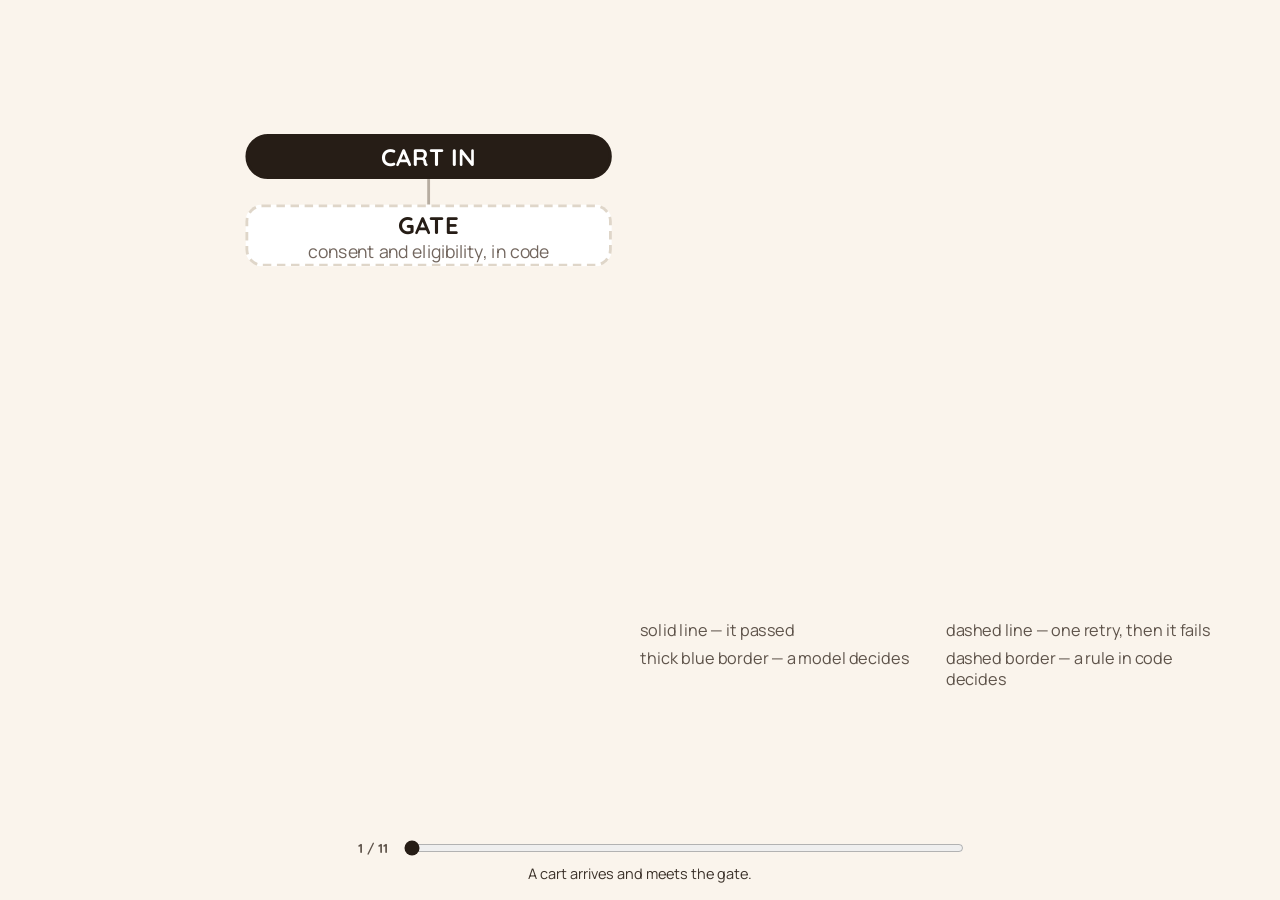
<file: assets/shape-diagram.html>
<!DOCTYPE html>
<html>
<head>
<meta charset="utf-8">
<meta name="viewport" content="width=device-width, initial-scale=1">
<title>Shape</title>
<link rel="preconnect" href="https://fonts.googleapis.com">
<link href="https://fonts.googleapis.com/css2?family=Quicksand:wght@600;700&family=Manrope:wght@400;500;600;700&display=swap" rel="stylesheet">
<style>
    body { margin: 0; }
    * { box-sizing: border-box; }
    .fs-node { position: absolute; display: flex; align-items: center; justify-content: center; text-align: center; font-family: 'Quicksand', sans-serif; font-weight: 700; font-size: 14px; padding: 0 10px; height: 50px; }
    .fs-agent { border-radius: 999px; background: oklch(0.94 0.03 200); border: 2px solid oklch(0.60 0.13 200); color: oklch(0.28 0.08 200); }
    .fs-stop { border-radius: 14px; background: oklch(0.94 0.03 320); border: 2px solid oklch(0.60 0.13 320); color: oklch(0.35 0.1 320); }
    .fs-neutral { border-radius: 12px; background: white; border: 2px solid oklch(0.88 0.02 75); color: oklch(0.35 0.02 60); }
    .fs-line { position: absolute; background: oklch(0.75 0.02 75); }
    .fs-label { position: absolute; font-size: 12px; font-weight: 600; color: oklch(0.5 0.02 60); background: oklch(0.93 0.025 75); padding: 2px 7px; border-radius: 6px; white-space: nowrap; }
    .fs-canvas { position: absolute; left: 0; top: 0; }
    .st-node { position: absolute; border-radius: 12px; background: white; border: 2px solid oklch(0.88 0.02 75); display: flex; flex-direction: column; align-items: center; justify-content: center; text-align: center; padding: 0 10px; }
    .st-name { font-family: 'Quicksand', sans-serif; font-weight: 700; font-size: 17px; color: inherit; }
    .st-note { font-size: 12.5px; line-height: 1.2; color: oklch(0.52 0.02 60); margin-top: 1px; white-space: nowrap; }
    .st-model { border-width: 3px; border-color: oklch(0.60 0.13 200); background: oklch(0.975 0.018 200); }
    .st-code { border-style: dashed; }
    .st-term { border-radius: 999px; background: oklch(0.24 0.02 60); border-color: oklch(0.24 0.02 60); color: white; }
    .st-rec { border-color: oklch(0.60 0.13 320); background: oklch(0.975 0.018 320); }
    .st-slabel { position: absolute; font-size: 11px; line-height: 1; padding: 1px 6px; border-radius: 5px; font-weight: 600; color: oklch(0.5 0.02 60); background: oklch(0.93 0.025 75); white-space: nowrap; }
    .st-node, .fs-line, .fs-label, .st-slabel, .st-pline, .st-plabel, .st-backh, .st-backv { transition: opacity 0.25s ease; }
    .st-pline { position: absolute; background: oklch(0.60 0.13 320); }
    .st-plabel { position: absolute; font-size: 10.5px; font-weight: 700; color: oklch(0.42 0.11 320); white-space: nowrap; }
    .st-backv { position: absolute; background-image: repeating-linear-gradient(to bottom, oklch(0.72 0.02 75) 0 6px, transparent 6px 11px); }
    .st-backh { position: absolute; background-image: repeating-linear-gradient(to right, oklch(0.72 0.02 75) 0 6px, transparent 6px 11px); }
    .fs-panel { position: absolute; border-radius: 18px; background: white; border: 2px solid oklch(0.88 0.02 75); }
    .fs-ptitle { font-family: 'Quicksand', sans-serif; font-weight: 700; font-size: 15px; color: oklch(0.28 0.02 60); }
    .fs-chip { display: flex; align-items: center; justify-content: center; height: 36px; border-radius: 10px; background: oklch(0.96 0.014 75); border: 1.5px solid oklch(0.89 0.02 75); font-size: 12.5px; font-weight: 600; color: oklch(0.36 0.02 60); }
    .fs-tool { display: flex; align-items: center; justify-content: center; height: 30px; border-radius: 9px; background: oklch(0.95 0.028 320); border: 1.5px solid oklch(0.68 0.11 320); font-size: 12px; font-weight: 600; color: oklch(0.35 0.1 320); }
    .fs-count { display: inline-flex; align-items: center; height: 24px; padding: 0 10px; border-radius: 999px; background: oklch(0.94 0.03 200); border: 1.5px solid oklch(0.60 0.13 200); color: oklch(0.28 0.08 200); font-family: 'Quicksand', sans-serif; font-weight: 700; font-size: 12px; }
    .fs-body { font-size: 13px; line-height: 1.4; color: oklch(0.38 0.02 60); }
  </style>
</head>
<body style="margin:0;background:oklch(0.97 0.012 75);font-family:'Manrope',sans-serif;color:oklch(0.24 0.02 60);">
<div style="position:fixed;inset:0;display:flex;flex-direction:column;overflow:hidden;padding:18px 20px 16px;">
  <div style="flex:1 1 auto;min-height:0;display:flex;align-items:center;justify-content:center;overflow:hidden;">
    <div id="box" style="position:relative;">
      <div id="inner" style="position:relative;width:880px;height:410px;transform-origin:top left;">
        <div class="fs-canvas" id="canvas" style="width:880px;height:410px;">
            <div class="st-node st-term" data-ns="1" style="left:160px;top:0;width:260px;height:32px;"><div class="st-name">CART IN</div></div>
            <div class="st-node st-code" data-ns="1" style="left:160px;top:50px;width:260px;height:44px;"><div class="st-name">GATE</div><div class="st-note">consent and eligibility, in code</div></div>
            <div class="st-node st-code" data-ns="2" style="left:160px;top:112px;width:260px;height:44px;"><div class="st-name">RETRIEVE</div><div class="st-note">6 lookups in parallel, cached</div></div>
            <div class="st-node st-model" data-ns="3" style="left:160px;top:174px;width:260px;height:44px;"><div class="st-name">STRATEGIST</div><div class="st-note">model — the strongest allowed offer</div></div>
            <div class="st-node st-code" data-ns="4" style="left:160px;top:236px;width:260px;height:44px;"><div class="st-name">FIELD CHECK</div><div class="st-note">bounds, in code</div></div>

            <div class="st-node st-model" data-ns="5" style="left:540px;top:0;width:260px;height:44px;"><div class="st-name">ECON</div><div class="st-note">model — refute it or fund it</div></div>
            <div class="st-node st-code" data-ns="6" style="left:540px;top:62px;width:260px;height:44px;"><div class="st-name">EVALUATE</div><div class="st-note">coherence and bounds, in code</div></div>
            <div class="st-node st-model" data-ns="5" style="left:540px;top:124px;width:260px;height:44px;"><div class="st-name">VOICE</div><div class="st-note">model — write the message</div></div>
            <div class="st-node st-code" data-ns="8" style="left:540px;top:186px;width:260px;height:44px;background:linear-gradient(to right, white 0 50%, oklch(0.975 0.018 200) 50% 100%);"><div class="st-name">VERIFY</div><div class="st-note">8 checks, then a register model</div></div>
            <div class="st-node st-code" data-ns="9" style="left:540px;top:248px;width:260px;height:44px;"><div class="st-name">HUMAN REVIEW</div><div class="st-note">queue it for the marketer</div></div>

            <div class="st-node st-rec" data-ns="2" style="left:160px;top:310px;width:260px;height:44px;"><div class="st-name">RECORD</div><div class="st-note">outcome and trail</div></div>
            <div class="st-node st-term" data-ns="10" style="left:160px;top:372px;width:260px;height:32px;"><div class="st-name">DONE</div></div>

            <div class="fs-line" data-es="1" style="left:289px;top:32px;width:2px;height:18px;"></div>
            <div class="fs-line" data-es="2" style="left:289px;top:94px;width:2px;height:18px;"></div>
            <div class="fs-line" data-es="3" style="left:289px;top:156px;width:2px;height:18px;"></div>
            <div class="fs-line" data-es="4" style="left:289px;top:218px;width:2px;height:18px;"></div>
            <div class="fs-line" data-es="10" style="left:289px;top:354px;width:2px;height:18px;"></div>
            <div class="st-slabel" data-es="2" style="left:296px;top:97px;">eligible</div>
            <div class="st-slabel" data-es="3" style="left:296px;top:159px;">context found</div>

            <div class="fs-line" data-es="6" style="left:669px;top:44px;width:2px;height:18px;"></div>
            <div class="fs-line" data-es="7" style="left:669px;top:106px;width:2px;height:18px;"></div>
            <div class="fs-line" data-es="8" style="left:669px;top:168px;width:2px;height:18px;"></div>
            <div class="fs-line" data-es="9" style="left:669px;top:230px;width:2px;height:18px;"></div>
            <div class="st-slabel" data-es="9" style="left:676px;top:233px;">pass</div>
            <div class="st-slabel" data-es="7" style="left:676px;top:109px;">fund it</div>

            <div class="fs-line" data-es="5" style="left:420px;top:249px;width:95px;height:2px;"></div>
            <div class="fs-line" data-es="5" style="left:513px;top:22px;width:2px;height:228px;"></div>
            <div class="fs-line" data-es="5" style="left:513px;top:21px;width:27px;height:2px;"></div>
            <div class="st-slabel" data-es="5" style="left:424px;top:232px;">discount or seat bump</div>
            <div class="fs-line" data-es="5" style="left:420px;top:269px;width:70px;height:2px;"></div>
            <div class="fs-line" data-es="5" style="left:488px;top:146px;width:2px;height:124px;"></div>
            <div class="fs-line" data-es="5" style="left:488px;top:145px;width:52px;height:2px;"></div>
            <div class="st-slabel" data-es="5" style="left:424px;top:273px;">nudge</div>

            <div class="fs-line" data-es="10" style="left:668px;top:292px;width:2px;height:14px;"></div>
            <div class="fs-line" data-es="10" style="left:420px;top:305px;width:250px;height:2px;"></div>

            <div class="st-backh" data-es="5" style="left:130px;top:267px;width:30px;height:2px;"></div>
            <div class="st-backv" data-es="5" style="left:128px;top:196px;width:2px;height:72px;"></div>
            <div class="st-backh" data-es="5" style="left:130px;top:195px;width:30px;height:2px;"></div>

            <div class="st-backh" data-es="7" style="left:460px;top:91px;width:80px;height:2px;"></div>
            <div class="st-backv" data-es="7" style="left:458px;top:33px;width:2px;height:59px;"></div>
            <div class="st-backh" data-es="7" style="left:460px;top:32px;width:80px;height:2px;"></div>

            <div class="st-backh" data-es="9" style="left:470px;top:219px;width:70px;height:2px;"></div>
            <div class="st-backv" data-es="9" style="left:468px;top:157px;width:2px;height:63px;"></div>
            <div class="st-backh" data-es="9" style="left:470px;top:156px;width:70px;height:2px;"></div>

            <div class="st-backh" data-es="7" style="left:448px;top:100px;width:92px;height:2px;"></div>
            <div class="st-backv" data-es="7,9" style="left:446px;top:100px;width:2px;height:122px;"></div>
            <div class="st-backh" data-es="9" style="left:448px;top:221px;width:92px;height:2px;"></div>
            <div class="st-backh" data-es="7,9" style="left:420px;top:205px;width:28px;height:2px;"></div>

            <div class="st-pline" data-es="2" style="left:100px;top:71px;width:60px;height:2px;"></div>
            <div class="st-pline" data-es="3" style="left:100px;top:133px;width:60px;height:2px;"></div>
            <div class="st-pline" data-es="5" style="left:100px;top:273px;width:60px;height:2px;"></div>
            <div class="st-pline" data-es="2,3,5" style="left:98px;top:71px;width:2px;height:261px;"></div>
            <div class="st-pline" data-es="2,3,5" style="left:98px;top:331px;width:62px;height:2px;"></div>
            <div class="st-plabel" data-es="2" style="left:0;top:53px;">barred</div>
            <div class="st-plabel" data-es="3" style="left:0;top:115px;">no context</div>
            <div class="st-plabel" data-es="5" style="left:0;top:255px;">bound broken ×2</div>

            <div class="st-pline" data-es="6" style="left:800px;top:32px;width:40px;height:2px;"></div>
            <div class="st-pline" data-es="7" style="left:800px;top:94px;width:40px;height:2px;"></div>
            <div class="st-pline" data-es="8" style="left:800px;top:156px;width:40px;height:2px;"></div>
            <div class="st-pline" data-es="9" style="left:800px;top:218px;width:40px;height:2px;"></div>
            <div class="st-pline" data-es="6,7,8,9" style="left:838px;top:32px;width:2px;height:300px;"></div>
            <div class="st-pline" data-es="6,7,8,9" style="left:420px;top:331px;width:420px;height:2px;"></div>
            <div class="st-plabel" data-es="6,7,8,9" style="left:440px;top:310px;">no usable answer · will not fund ×2 · refused ×2</div>

            <div style="position:absolute;left:440px;top:344px;width:420px;display:grid;grid-template-columns:1fr 1fr;gap:5px 14px;font-size:11.5px;color:oklch(0.45 0.02 60);">
              <div>solid line — it passed</div>
              <div>dashed line — one retry, then it fails</div>
              <div>thick blue border — a model decides</div>
              <div>dashed border — a rule in code decides</div>
            </div>
          </div>
        
      </div>
    </div>
  </div>
  <div style="flex:0 0 auto;display:flex;flex-direction:column;align-items:center;gap:6px;padding-top:10px;">
    <div style="display:flex;align-items:center;gap:14px;">
      <div id="stepLabel" style="font-family:'Quicksand',sans-serif;font-weight:700;font-size:13px;color:oklch(0.45 0.02 60);width:74px;text-align:right;">1 / 11</div>
      <input id="slider" type="range" min="1" max="11" step="1" value="1" style="width:560px;accent-color:oklch(0.24 0.02 60);">
    </div>
    <div id="stepCaption" style="font-size:14.5px;line-height:1.35;color:oklch(0.32 0.02 60);text-align:center;max-width:720px;"></div>
  </div>
</div>
<script>
  var maxStep = 11;
  var natW = 880, natH = 410;
  var captions = [
    "A cart arrives and meets the gate.",
    "The gate is code: consent and eligibility. Barred carts are recorded, not dropped.",
    "Retrieve pulls the six lookups at once. Nothing to work with, and it is recorded.",
    "The strategist proposes the strongest offer the policy allows.",
    "Field check is code. A nudge skips ahead, a discount goes to econ, a broken bound gets one retry.",
    "Econ argues with the offer: refute it or fund it.",
    "Evaluate is code. Incoherent goes back to econ, unfunded goes back to the strategist.",
    "Voice writes the message. It has no say in what the offer is.",
    "Verify runs eight mechanical checks. A copy fault returns to voice, a decision fault to the strategist.",
    "A person reads every proposal, then the outcome and the whole trail are written down.",
    "The whole shape. Every model step is boxed in by a rule in code."
  ];
  var canvas = document.getElementById('canvas');
  var slider = document.getElementById('slider');
  var stepLabel = document.getElementById('stepLabel');
  var stepCaption = document.getElementById('stepCaption');
  var box = document.getElementById('box');
  var inner = document.getElementById('inner');

  function applyStep(step) {
    canvas.querySelectorAll('[data-ns]').forEach(function (n) {
      n.style.opacity = step >= Number(n.dataset.ns) ? '1' : '0';
    });
    canvas.querySelectorAll('[data-es]').forEach(function (n) {
      var on = step < maxStep && n.dataset.es.split(',').indexOf(String(step)) !== -1;
      n.style.opacity = on ? '1' : '0';
    });
    stepLabel.textContent = step + ' / ' + maxStep;
    stepCaption.textContent = captions[step - 1];
  }

  function resize() {
    var w = window.innerWidth, h = window.innerHeight - 120;
    var scale = Math.min(1.6, (w - 40) / natW, (h - 20) / natH);
    box.style.width = (natW * scale) + 'px';
    box.style.height = (natH * scale) + 'px';
    inner.style.transform = 'scale(' + scale + ')';
  }

  slider.addEventListener('input', function () { applyStep(Number(slider.value)); });
  window.addEventListener('resize', resize);
  applyStep(1);
  resize();
</script>
</body>
</html>
</file>
